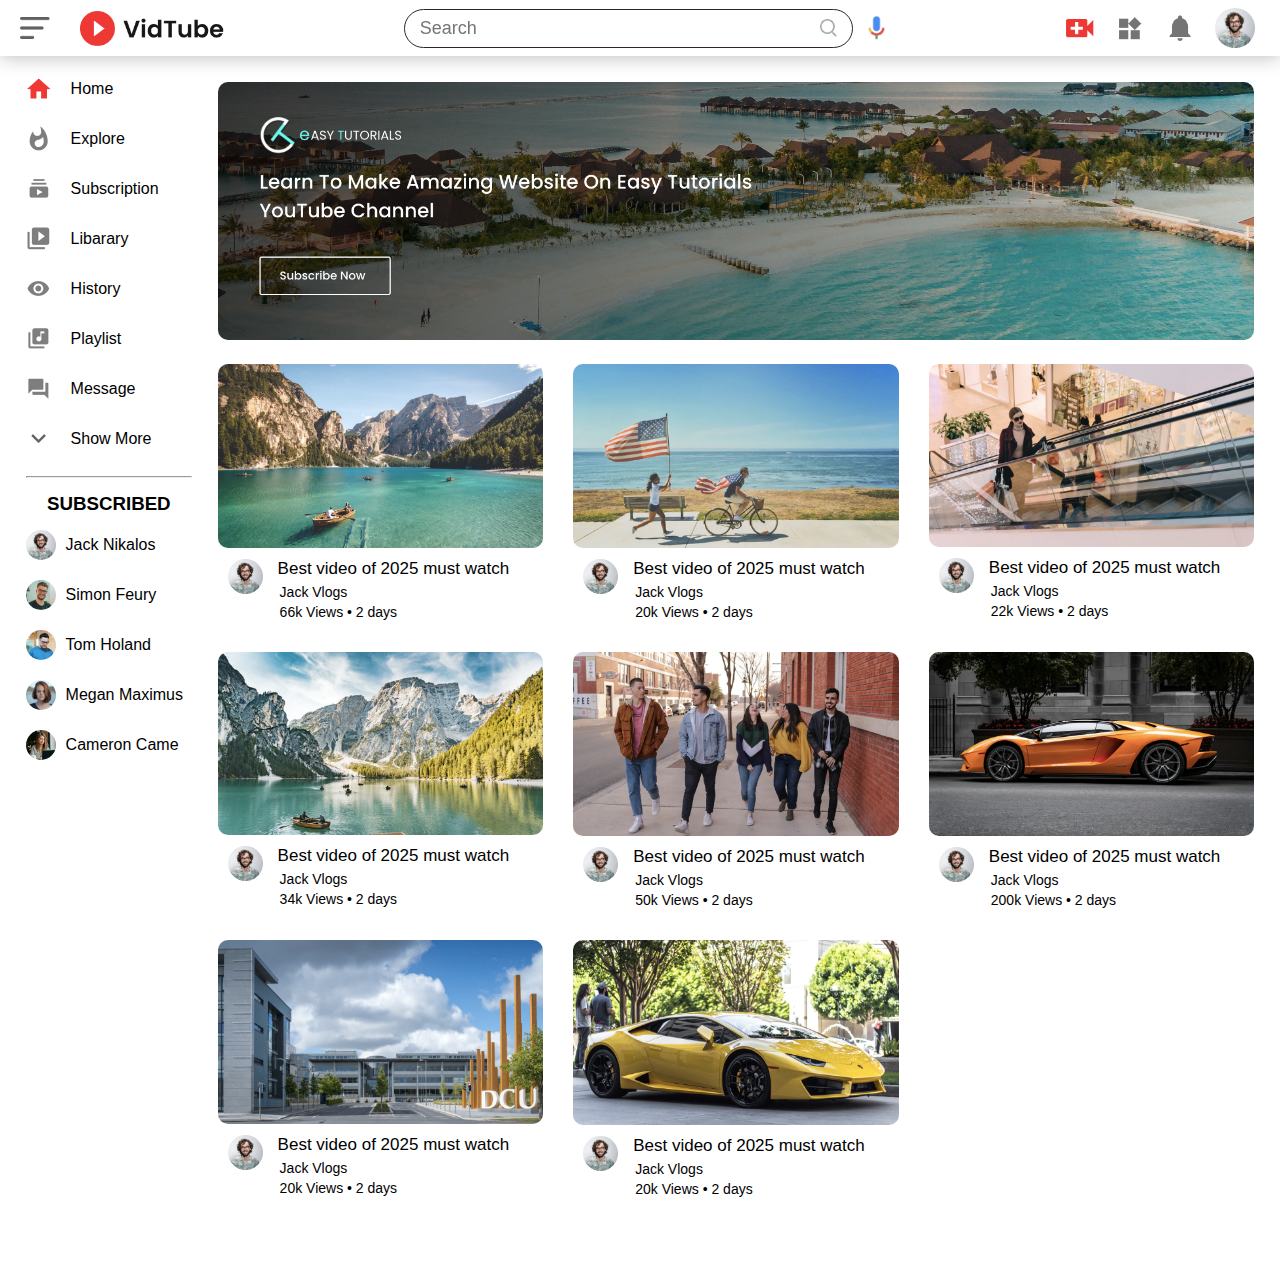
<file: EricTube Frontend Project/index.html>
<!DOCTYPE html>
<html lang="en">
<head>
    <meta charset="UTF-8">
    <meta name="viewport" content="width=device-width, initial-scale=1.0">
    <title>Short Video sharing website</title>
    <link rel="stylesheet" href="style.css">
</head>
<body>
    <nav class="main-nav">
        <div class="left-nav main-nav">
            <img src="images/menu.png" class="menu-bar">
            <img src="images/logo.png" class="logo">
        </div>
        <div class="middle-nav main-nav">
            <div class="search-box main-nav">
                <input type="text" placeholder="Search">
                <img src="images/search.png">
            </div>
            <img src="images/voice-search.png" class="voice-icon">
        </div>
        <div class="right-nav main-nav">
            <img src="images/upload.png">
            <img src="images/more.png">
            <img src="images/notification.png">
            <img src="images/Jack.png" class="user-icon">
        </div>
    </nav>
    <!--------------  Side bar navigation    ----------------->
    <div class="sidebar">
        <div class="shortcut-links">
            <a href=""><img src="images/home.png"><p>Home</p></a>
            <a href=""><img src="images/explore.png"><p>Explore</p></a>
            <a href=""><img src="images/subscriprion.png"><p>Subscription</p></a>
            <a href=""><img src="images/library.png"><p>Libarary</p></a>
            <a href=""><img src="images/history.png"><p>History</p></a>
            <a href=""><img src="images/playlist.png"><p>Playlist</p></a>
            <a href=""><img src="images/messages.png"><p>Message</p></a>
            <a href=""><img src="images/show-more.png"><p>Show More</p></a>
            <hr>
        </div>
        <div class="subscribed-list">
            <h3>SUBSCRIBED</h3>
            <a href=""><img src="images/Jack.png"><p>Jack Nikalos</p></a>
            <a href=""><img src="images/simon.png"><p>Simon Feury</p></a>
            <a href=""><img src="images/tom.png"><p>Tom Holand</p></a>
            <a href=""><img src="images/megan.png"><p>Megan Maximus</p></a>
            <a href=""><img src="images/cameron.png"><p>Cameron Came</p></a>
        </div>
    </div>
    <!-------------- main -------------------->
    <div class="container">
        <div class="banner">
            <img src="images/banner.png">
        </div>
        <div class="list-container">
            <div class="vid-list">
                <a href="play-video.html"><img src="images/thumbnail1.png" class="thumbnail"></a>
                <div class="main-nav">
                   <img src="images/Jack.png">
                   <div class="vid-info">
                       <a href="play-video.html">Best video of 2025 must watch </a>
                       <p>Jack Vlogs</p>
                       <p>66k Views &bull; 2 days</p>
                    </div>
                </div>
            </div>
            <div class="vid-list">
                <a href=""><img src="images/thumbnail2.png" class="thumbnail"></a>
                <div class="main-nav">
                   <img src="images/Jack.png">
                   <div class="vid-info">
                       <a href="">Best video of 2025 must watch </a>
                       <p>Jack Vlogs</p>
                       <p>20k Views &bull; 2 days</p>
                    </div>
                </div>
            </div>
            <div class="vid-list">
                <a href=""><img src="images/thumbnail3.png" class="thumbnail"></a>
                <div class="main-nav">
                   <img src="images/Jack.png">
                   <div class="vid-info">
                       <a href="">Best video of 2025 must watch </a>
                       <p>Jack Vlogs</p>
                       <p>22k Views &bull; 2 days</p>
                    </div>
                </div>
            </div>
            <div class="vid-list">
                <a href=""><img src="images/thumbnail4.png" class="thumbnail"></a>
                <div class="main-nav">
                   <img src="images/Jack.png">
                   <div class="vid-info">
                       <a href="">Best video of 2025 must watch </a>
                       <p>Jack Vlogs</p>
                       <p>34k Views &bull; 2 days</p>
                    </div>
                </div>
            </div>
            <div class="vid-list">
                <a href=""><img src="images/thumbnail5.png" class="thumbnail"></a>
                <div class="main-nav">
                   <img src="images/Jack.png">
                   <div class="vid-info">
                       <a href="">Best video of 2025 must watch </a>
                       <p>Jack Vlogs</p>
                       <p>50k Views &bull; 2 days</p>
                    </div>
                </div>
            </div>
            <div class="vid-list">
                <a href=""><img src="images/thumbnail6.png" class="thumbnail"></a>
                <div class="main-nav">
                   <img src="images/Jack.png">
                   <div class="vid-info">
                       <a href="">Best video of 2025 must watch </a>
                       <p>Jack Vlogs</p>
                       <p>200k Views &bull; 2 days</p>
                    </div>
                </div>
            </div>
            <div class="vid-list">
                <a href=""><img src="images/thumbnail7.png" class="thumbnail"></a>
                <div class="main-nav">
                   <img src="images/Jack.png">
                   <div class="vid-info">
                       <a href="">Best video of 2025 must watch </a>
                       <p>Jack Vlogs</p>
                       <p>20k Views &bull; 2 days</p>
                    </div>
                </div>
            </div>
            <div class="vid-list">
                <a href=""><img src="images/thumbnail8.png" class="thumbnail"></a>
                <div class="main-nav">
                   <img src="images/Jack.png">
                   <div class="vid-info">
                       <a href="">Best video of 2025 must watch </a>
                       <p>Jack Vlogs</p>
                       <p>20k Views &bull; 2 days</p>
                    </div>
                </div>
            </div>
        
    </div>

<script src="script.js"></script>
</body> 
</html>
</file>
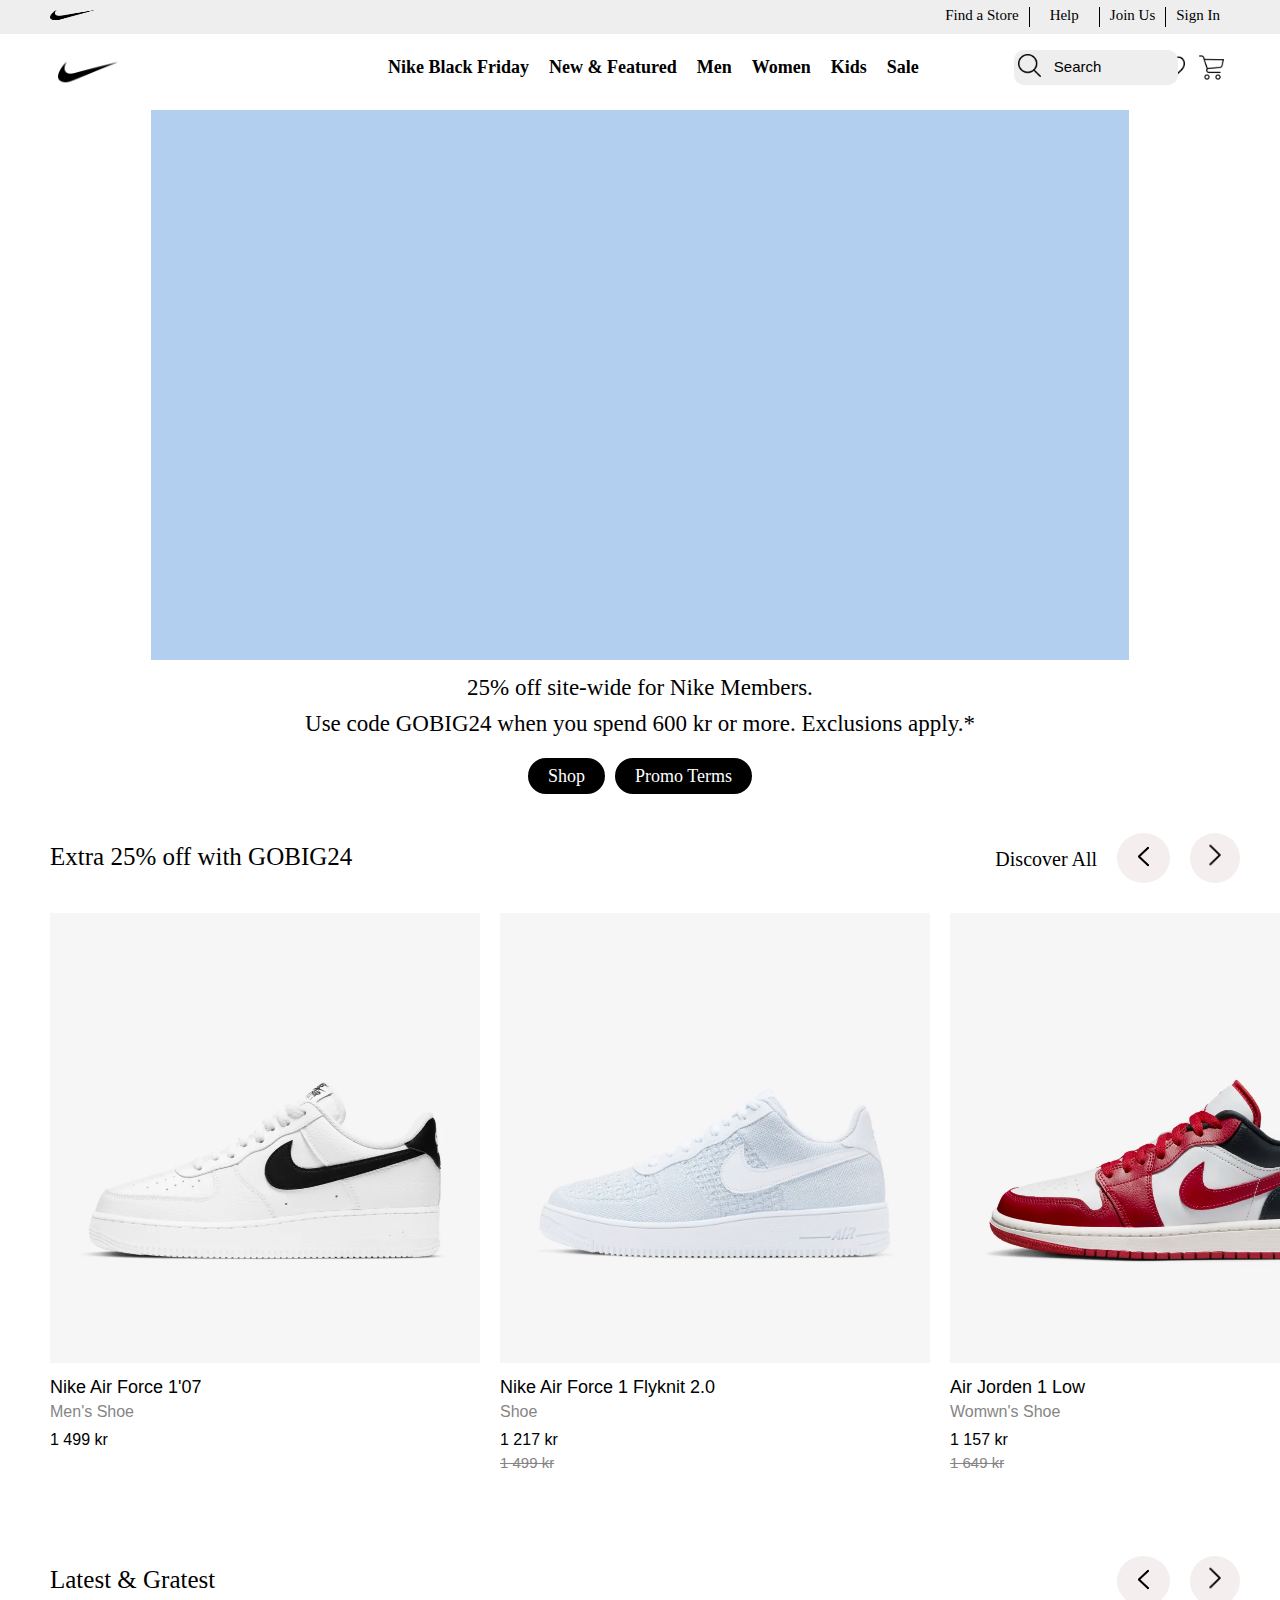
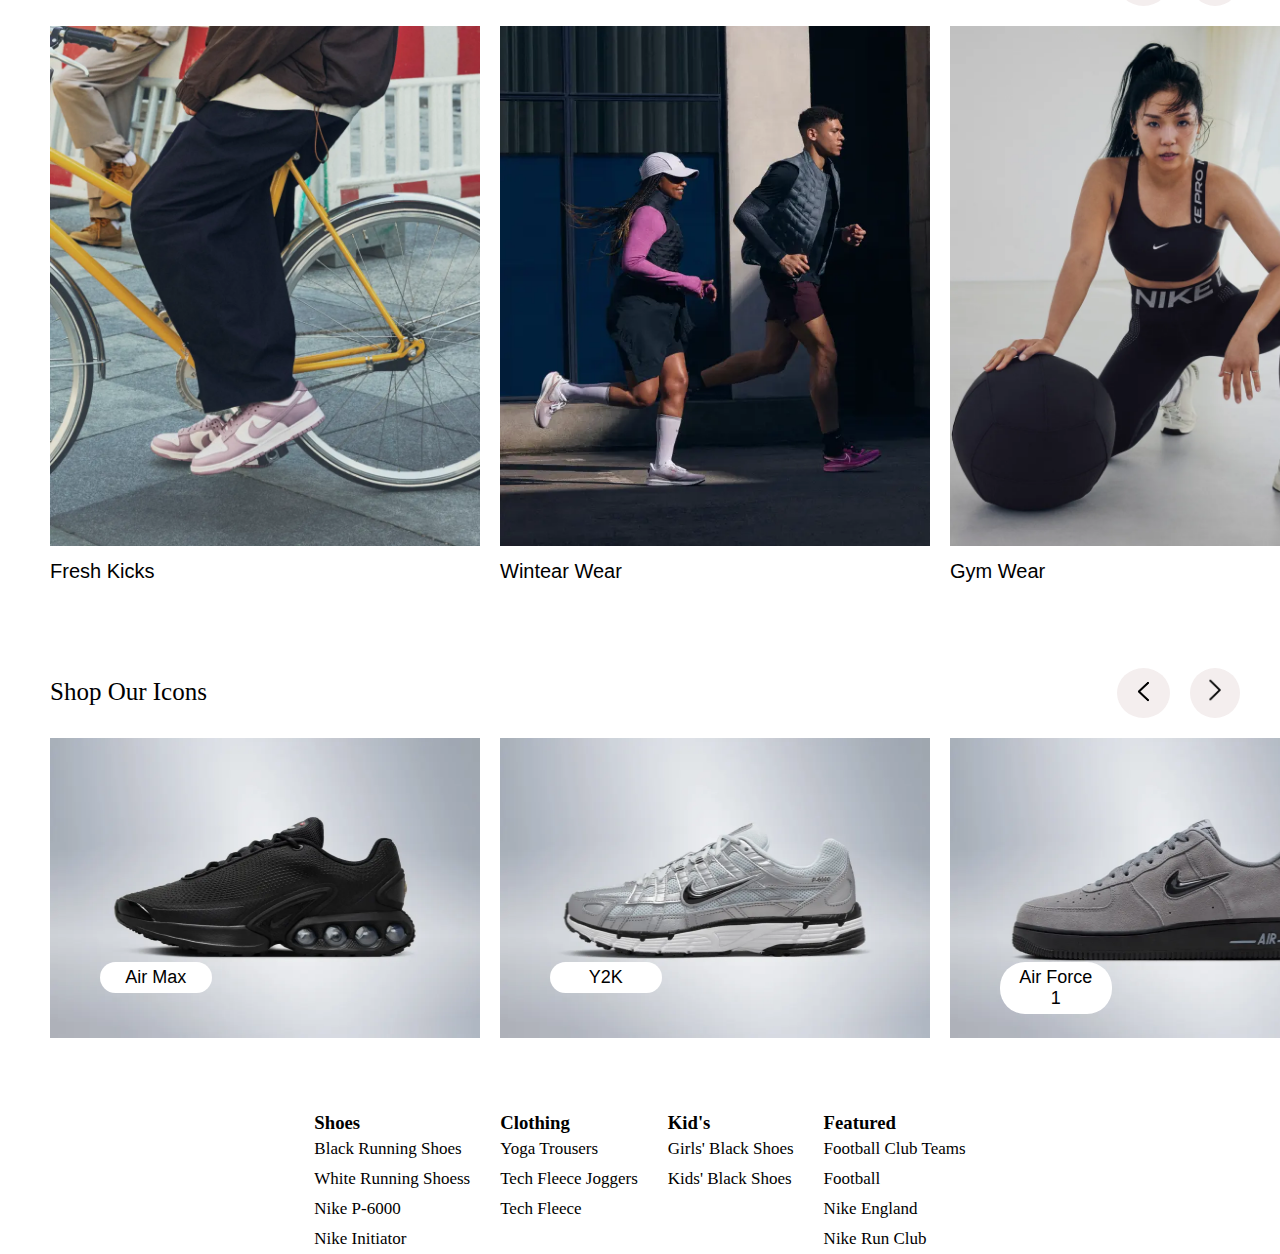
<file: Nike /index.html>
<!DOCTYPE html>
<html lang="en">
  <head>
    <meta charset="UTF-8" />
    <meta name="viewport" content="width=img, initial-scale=1.0" />
    <title>Nike Nepal</title>
    <link rel="stylesheet" href="style.css" />
  </head>
  <body>
    <nav>
      <div class="nav-1">
        <div class="nav-1-logo">
          <img src="./project-images/nike.png" alt="logo" />
        </div>
        <ul>
          <p>Find a Store</p>
          <p class="nav-1-help">Help</p>
          <p>Join Us</p>
          <p style="border: none">Sign In</p>
        </ul>
      </div>
      <!-- nevigation bar 2  -->
      <div class="nav-2">
        <img class="nav-2-logo" src="./project-images/nike.png" alt="logo" />
        <ul>
          <p><a href=""> Nike Black Friday</a></p>
          <p><a href="">New & Featured</a></p>
          <p><a href="">Men</a></p>
          <p><a href="">Women</a></p>
          <p><a href="">Kids</a></p>
          <p><a href="">Sale</a></p>
        </ul>
        <div class="nav-2-search">
          <img src="./project-images/search-interface-symbol.png" />
          <input class="nav-2-input" type="text" placeholder="Search" />
        </div>
        <div class="nav-2-icons">
          <img src="./project-images/like.png" />
          <img src="./project-images/shopping-cart.png" />
        </div>
      </div>
    </nav>
    <!--------- main part of website ------->
    <main>
      <div class="main-page-1">
        <video
          src="./project-images/first-video.mp4"
          autoplay
          muted
          loop
        ></video>
        <p class="paragraph-1">25% off site-wide for Nike Members.</p>
        <p>
          Use code GOBIG24 when you spend 600 kr or more. Exclusions apply.*
        </p>
        <div class="main-1-links">
          <p><a href="">Shop </a></p>
          <p><a href="">Promo Terms</a></p>
        </div>
      </div>

      <div class="main-page-2">
        <div class="headings">
          <p class="extra">Extra 25% off with GOBIG24</p>
          <div class="page-2-icons">
            <p>Discover All</p>
            <p class="left-icon">
              <img src="./project-images/left-chevron.png" />
            </p>
            <p class="right-icon">
              <img src="./project-images/arrow-right.png" />
            </p>
          </div>
        </div>
        <div class="nike-img-scroll">
          <a href=""
            ><img src="./project-images/air-force-1-07-shoe-SgHWBZ.png" />
            <p class="shoes-name">Nike Air Force 1'07</p>
            <p class="shoes-type">Men's Shoe</p>
            <p class="price">1 499 kr</p>
          </a>

          <a href=""
            ><img
              src="./project-images/air-force-1-flyknit-2-shoes-L5q9GR.png"
            />
            <p class="shoes-name">Nike Air Force 1 Flyknit 2.0</p>
            <p class="shoes-type">Shoe</p>
            <p class="price">1 217 kr</p>
            <p class="before-discount">1 499 kr</p>
          </a>
          <a href=""
            ><img src="./project-images/air-jordan-1-low-shoes-KkNJHB.png" />
            <p class="shoes-name">Air Jorden 1 Low</p>
            <p class="shoes-type">Womwn's Shoe</p>
            <p class="price">1 157 kr</p>
            <p class="before-discount">1 649 kr</p>
          </a>

          <a href=""
            ><img src="./project-images/air-jordan-1-low-shoes-NR8sF0.png" />
            <p class="shoes-name">Nike Air Max Dn</p>
            <p class="shoes-type">Shoe</p>
            <p class="price">1 737 kr</p>
            <p class="before-discount">2 149 kr</p>
          </a>

          <a href=""
            ><img src="./project-images/air-max-dn-shoes-pGC3tw.png" />
            <p class="shoes-name">Nike Air Max Dn</p>
            <p class="shoes-type">Shoe</p>
            <p class="price">1 737 kr</p>
            <p class="before-discount">2 149 kr</p>
          </a>

          <a href=""
            ><img src="./project-images/air-max-plus-drift-shoes.png" />
            <p class="shoes-name">Nike Air Max Dn</p>
            <p class="shoes-type">Shoe</p>
            <p class="price">1 737 kr</p>
            <p class="before-discount">2 149 kr</p></a
          >
          <a href=""
            ><img
              src="./project-images/dunk-low-next-nature-shoes-GlMrl2.png"
            />
            <p class="shoes-name">Nike Air Max Dn</p>
            <p class="shoes-type">Shoe</p>
            <p class="price">1 737 kr</p>
            <p class="before-discount">2 149 kr</p></a
          >
          <a href=""
            ><img src="./project-images/dunk-low-shoes-GlMrl2.png" />
            <p class="shoes-name">Nike Air Max Dn</p>
            <p class="shoes-type">Shoe</p>
            <p class="price">1 737 kr</p>
            <p class="before-discount">2 149 kr</p></a
          >
        </div>
      </div>
      <!---------- Latest and Gratest main 3----------->
      <div class="main-page-3">
        <div class="headings">
          <p class="extra">Latest & Gratest</p>
          <div class="page-2-icons">
            <p class="left-icon"><img src="./project-images/left-chevron.png" /></p>
            <p class="right-icon"><img src="./project-images/arrow-right.png" /></p>
        </div>
        <div class="main-3-images">
          <a href=""><img src="./project-images/nike-black-friday-score-25-off-just-do-it.png">
          <p class="image-name">Fresh Kicks</p></a>

          <a href=""><img src="./project-images/nike-black-friday-score-25-off-just-do-it.jpg">
          <p class="image-name">Wintear Wear</p></a>

          <a href=""><img src="./project-images/nike-black-friday-score-25-off-just-do-it (1).png">
          <p class="image-name">Gym Wear</p></a>

          <a href=""><img src="./project-images/nike-black-friday-score-25-off-just-do-it (2).png">
          <p class="image-name">Teach Fleech</p></a>

          <a href=""><img src="./project-images/nike-black-friday-score-25-off-just-do-it (3).png">
          <p class="image-name">Head To Toe Looks</p></a>
        </div>
      </div>
      <!----------- main 4 / Shop Our Icons ------------>
      <div class="main-page-4">
        <div class="headings">
          <p class="extra">Shop Our Icons</p>
          <div class="page-2-icons">
            <p class="left-icon"><img src="./project-images/left-chevron.png" /></p>
            <p class="right-icon"><img src="./project-images/arrow-right.png" /></p>
        </div>
        <div class="main-4-images">
          <a href=""><img src="./project-images/nike-just-do-it.jpg"><p>Air Max</p></a>
           <a href=""><img src="./project-images/nike-just-do-it (1).jpg"><p>Y2K</p></a>
           <a href=""><img src="./project-images/nike-just-do-it (2).jpg"><p>Air Force 1</p></a>
           <a href=""><img src="./project-images/nike-just-do-it (3).jpg"><p>Dunk</p></a>
           <a href=""><img src="./project-images/nike-just-do-it (4).jpg"><p>Air Jordan</p></a>
           <a href=""><img src="./project-images/nike-just-do-it (5).jpg"><p>Pegasus</p></a>
           <a href=""><img src="./project-images/nike-just-do-it (6).jpg"><p>Metcon</p></a>
           <a href=""><img src="./project-images/nike-just-do-it (7).jpg"><p>Mercurial</p></a>
        </div>

      </div>
    </main>

    <footer>
      <div class="footer-1">
        <div class="footer-head">
          <div class="row-1">
            <h3>Shoes</h3>
            <a href="">Black Running Shoes</a>
            <a href="">White Running Shoess</a>
            <a href="">Nike P-6000</a>
            <a href="">Nike Initiator</a>

            <div class="hidden-item">
              <a href="">V2K Run Trainers</a>
              <a href="">Nike Shox</a>
              <a href="">Nike Waffle Trainers</a>
              <a href="">Nike Cortez</a>
              <a href="">Nike Vomero</a>
              <a href="">Black Trainers</a>
            </div>
          </div>

          <div class="row-2">
            <h3>Clothing</h3>
            <a href="">Yoga Trousers</a>
            <a href="">Tech Fleece Joggers</a>
            <a href="">Tech Fleece</a>
          </div>
          <div class="row-3">
            <h3>Kid's</h3>
            <a href="">Girls' Black Shoes</a>
            <a href="">Kids' Black Shoes</a>
          </div>
          <div class="row-4">
            <h3>Featured</h3>
            <a href="">Football Club Teams</a>
            <a href="">Football</a>
            <a href="">Nike England</a>
            <a href="">Nike Run Club</a>

            <div class="hidden-item">
              <a href="">Nike Training Club</a>
              <a href="">Nike Black Friday</a>
              <a href="">Nike Black Friday Jackets</a>
              <a href="">Nike Black Friday Clothing</a>
            </div>
          </div>

        </div>
      </div>
    </footer>
  </body>
</html>
</file>
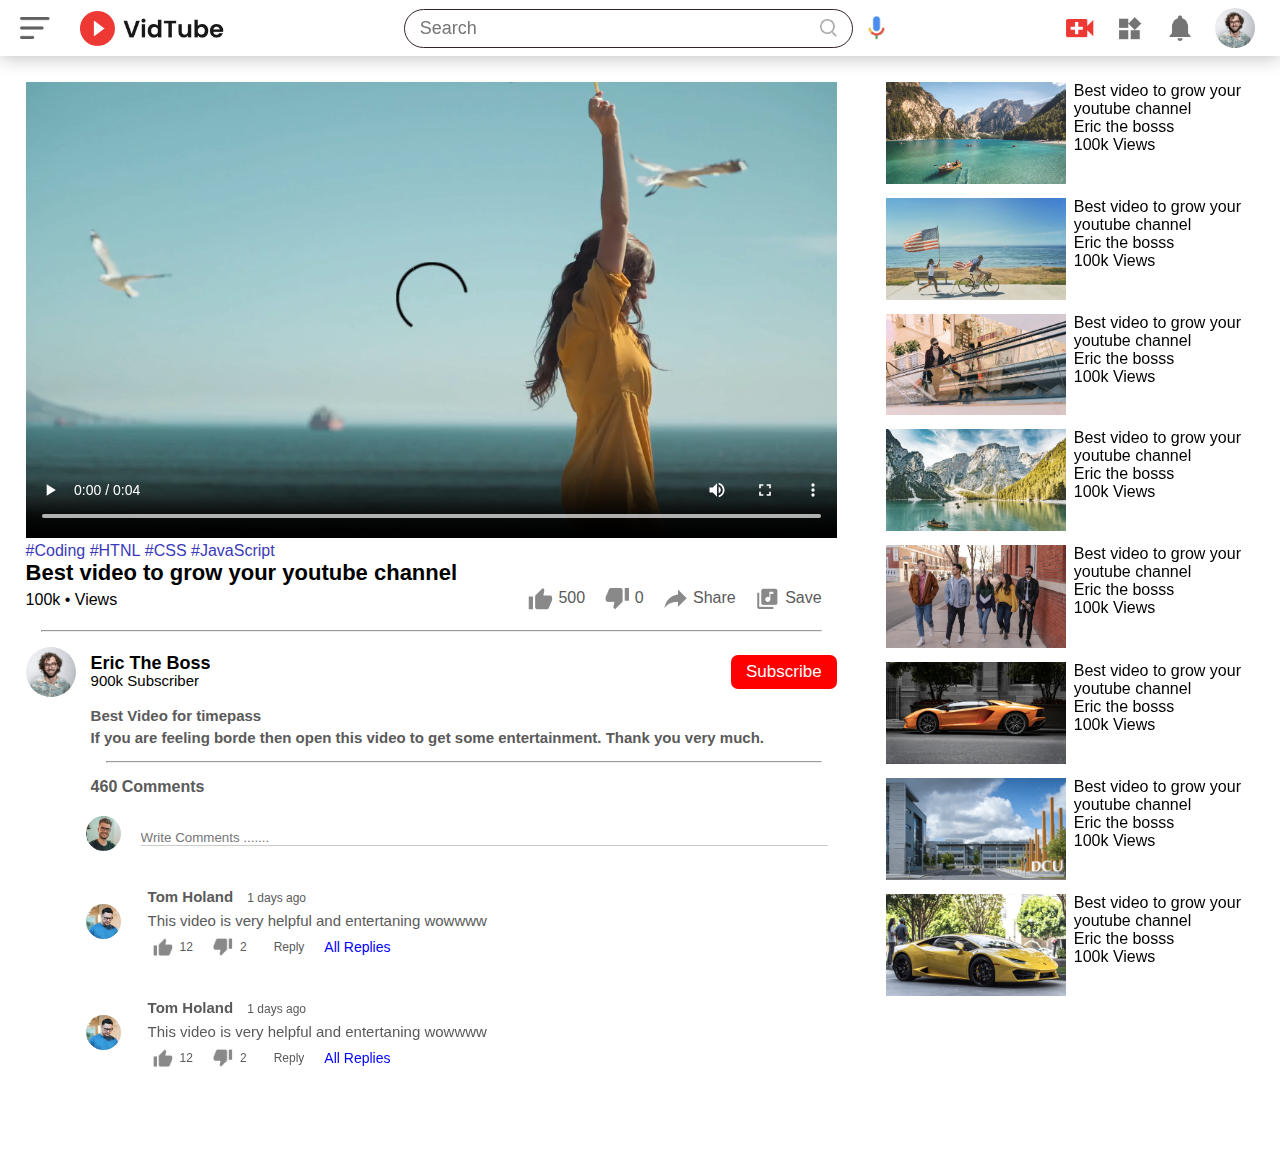
<file: EricTube Frontend Project/play-video.html>
<!DOCTYPE html>
<html lang="en">
<head>
    <meta charset="UTF-8">
    <meta name="viewport" content="width=device-width, initial-scale=1.0">
    <title>Video player</title>
    <link rel="stylesheet" href="style.css">
</head>
<body>
    <nav class="main-nav">
        <div class="left-nav main-nav">
            <img src="images/menu.png" class="menu-bar">
            <img src="images/logo.png" class="logo">
        </div>
        <div class="middle-nav main-nav">
            <div class="search-box main-nav">
                <input type="text" placeholder="Search">
                <img src="images/search.png">
            </div>
            <img src="images/voice-search.png" class="voice-icon">
        </div>
        <div class="right-nav main-nav">
            <img src="images/upload.png">
            <img src="images/more.png">
            <img src="images/notification.png">
            <img src="images/Jack.png" class="user-icon">
        </div>
    </nav>
    <div class="container playvideo-container">
        <div class="row">
            <div class="play-video">
                <video controls autoplay>
                    <source src="images/video.mp4" type="video/mp4">
                </video>
                <div class="tags">
                    <a href="">#Coding</a> <a href="">#HTNL</a> <a href="">#CSS</a> <a href="">#JavaScript</a>
                </div>
                <h3>Best video to grow your youtube channel</h3>
                <div class="paly-video-icons">
                    <p>100k &bull; Views</p>
                    <div>
                        <a href=""><img src="images/like.png">500</a>
                        <a href=""><img src="images/dislike.png">0</a>
                        <a href=""><img src="images/share.png">Share</a>
                        <a href=""><img src="images/save.png">Save</a>
                    </div>
                </div>
            <hr>
            <div class="publisher">
                <img src="images/Jack.png">
                <div>
                    <p>Eric The Boss</p>
                    <span>900k Subscriber</span>
                </div>
                <button type="button">Subscribe</button>
            </div>
            <div class="vid-description">
                <p>Best Video for timepass </p>
                <p>If you are feeling borde then open this video to get some entertainment. Thank you very much.</p>
                <hr>
                <h4>460 Comments</h4>
            </div>
            <div class="add-coments">
                <img src="images/simon.png">
                <input type="text" placeholder="Write Comments .......">
            </div>
            <div class="old-comments">
                <img src="images/tom.png">
                <div>
                    <h3>Tom Holand <span>1 days ago</span></h3>
                    <p>This video is very helpful and entertaning wowwww</p>
                    <div class="comments-action">
                        <img src="images/like.png">
                        <span>12</span>
                        <img src="images/dislike.png">
                        <span>2</span>
                        <span>Reply</span>
                        <a href="">All Replies</a>
                    </div>
                </div>
            </div>
            <div class="old-comments">
                <img src="images/tom.png">
                <div>
                    <h3>Tom Holand <span>1 days ago</span></h3>
                    <p>This video is very helpful and entertaning wowwww</p>
                    <div class="comments-action">
                        <img src="images/like.png">
                        <span>12</span>
                        <img src="images/dislike.png">
                        <span>2</span>
                        <span>Reply</span>
                        <a href="">All Replies</a>
                    </div>
                </div>
            </div>
            </div>

            <div class="right-sidebar">
                <div class="side-video-list">
                    <a href="" class="small-thumbnail"><img src="images/thumbnail1.png"></a>
                    <div class="side-vid-info">
                        <a href="">Best video to grow your youtube channel</a>
                        <p>Eric the bosss</p>
                        <p>100k Views</p>
                    </div>
                </div>
                <div class="side-video-list">
                    <a href="" class="small-thumbnail"><img src="images/thumbnail2.png"></a>
                    <div class="side-vid-info">
                        <a href="">Best video to grow your youtube channel</a>
                        <p>Eric the bosss</p>
                        <p>100k Views</p>
                    </div>
                </div>
                <div class="side-video-list">
                    <a href="" class="small-thumbnail"><img src="images/thumbnail3.png"></a>
                    <div class="side-vid-info">
                        <a href="">Best video to grow your youtube channel</a>
                        <p>Eric the bosss</p>
                        <p>100k Views</p>
                    </div>
                </div>
                <div class="side-video-list">
                    <a href="" class="small-thumbnail"><img src="images/thumbnail4.png"></a>
                    <div class="side-vid-info">
                        <a href="">Best video to grow your youtube channel</a>
                        <p>Eric the bosss</p>
                        <p>100k Views</p>
                    </div>
                </div>
                <div class="side-video-list">
                    <a href="" class="small-thumbnail"><img src="images/thumbnail5.png"></a>
                    <div class="side-vid-info">
                        <a href="">Best video to grow your youtube channel</a>
                        <p>Eric the bosss</p>
                        <p>100k Views</p>
                    </div>
                </div>
                <div class="side-video-list">
                    <a href="" class="small-thumbnail"><img src="images/thumbnail6.png"></a>
                    <div class="side-vid-info">
                        <a href="">Best video to grow your youtube channel</a>
                        <p>Eric the bosss</p>
                        <p>100k Views</p>
                    </div>
                </div>
                <div class="side-video-list">
                    <a href="" class="small-thumbnail"><img src="images/thumbnail7.png"></a>
                    <div class="side-vid-info">
                        <a href="">Best video to grow your youtube channel</a>
                        <p>Eric the bosss</p>
                        <p>100k Views</p>
                    </div>
                </div>
                <div class="side-video-list">
                    <a href="" class="small-thumbnail"><img src="images/thumbnail8.png"></a>
                    <div class="side-vid-info">
                        <a href="">Best video to grow your youtube channel</a>
                        <p>Eric the bosss</p>
                        <p>100k Views</p>
                    </div>
                </div>
            </div>
        </div>
    </div>
</body>
</html>
</file>
<file: EricTube Frontend Project/style.css>
*{
    margin: 0;
    padding: 0;
    box-sizing: border-box;
    font-family: 'popins', sans-serif;
}
a {
    color: black;
    text-decoration: none;
}
img{
    cursor: pointer;
}
.main-nav{
    display: flex;
    align-items: center;
}
nav{
    justify-content: space-between;
    padding: 8px 5px;
    background-color: white;
    box-shadow: 0 0 20px rgb(0, 0, 0, 0.3);
    position: sticky;
    top: 0;
    z-index: 10;
}

.left-nav .menu-bar {
    width: 30px;
    margin-left: 15px;
}
.left-nav .logo {
    height: 35px;
    margin-left: 30px;
}

.right-nav img {
    width: 30px;
    margin-right: 20px;
}
.right-nav .user-icon {
    border-radius: 50%;
    width: 40px;
}

.middle-nav .voice-icon{
    width: 17px;
}
.middle-nav .search-box{
    border: 1px solid rgb(51, 37, 37);
    border-radius: 30px;
    margin-right: 15px;
    padding: 8px 15px;
}
.middle-nav .search-box input{
    border: 0;
    outline: 0;
    width: 400px;
    font-size: 18px;
    background-color: transparent;
}
.middle-nav .search-box img{
    width: 17px;
}

/*---------- sidebar --------------------*/
 .sidebar{
    width: 15%;
    background-color: #fff;
    height: 100vh;
    position: fixed;
    padding-top: 20px;
    padding-left: 2%;
 }
 .shortcut-links a img{
    width: 25px;
    margin-right: 20px;
 }
 .shortcut-links a{
    display: flex;
    align-items: center;
    margin-bottom: 25px;
    flex-wrap: wrap;
    
 }
 .shortcut-links a:hover{
    color: red;
    text-decoration: underline;
 }
 .shortcut-links a:active{
    color: red;
 }
 .sidebar hr {
    width: 100%;
    height: 1px;
 }
 /*------------ Subscription ------------*/
.subscribed-list h3{
    text-align: center;
    margin: 15px 0;
}
.subscribed-list a{
    display: flex;
    align-items: center;
    margin-bottom : 20px;
    width: fit-content;
    flex-wrap: wrap;
}
.subscribed-list a img{
    border-radius: 50%;
    width: 30px;
    margin-right: 10px;
}
.small-sidebar{
    width: 5%;
}
.small-sidebar a p{
    display: none;
}
.small-sidebar h3{
    display: none;
}
.small-sidebar hr{
    width: 70%;
    margin-bottom: 20px;
}

/*---------- main ------------*/
.container{
    padding: 2% 2% 5% 17%;
}
.large-container{
    padding-left: 7%;
}
.banner{
    width: 100%;
}
.banner img{
    width: 100%;
    border-radius: 10px;
}
.list-container {
    display: grid;
    grid-template-columns: repeat(auto-fit, minmax(250px, 1fr));
    grid-column-gap: 30px;
    grid-row-gap: 30px;
    margin-top: 20px;
}

.vid-list .thumbnail{
    width: 100%;
    border-radius: 10px;
}
.vid-list .main-nav{
    align-items: flex-start;
    margin-top: 7px;
}
.vid-list .main-nav img{
    width: 35px;
    border-radius: 50%;
    margin-right: 15px;
    margin-left: 10px;
}
.vid-list .vid-info a{
    font-size: 17px;
    display: block;
    margin-bottom: 3px ;
}
.vid-list .vid-info p{
    font-size: 14px;
    padding: 2px;
}
@media (max-width:900px){
    .menu-bar {
        display: none;
    }
    .sidebar{
        display: none;
    }
    .container{
        padding-left: 3%;
        padding-right: 3%;
        padding-top: 20px;
    }
    .container .large-container {
        padding-left: 1%;
        padding-right: 1%;
    }
    .right-nav img {
        display: none;
    }
    .right-nav .user-icon{
        display: block;
        width: 30px;
        margin: 0 20px 0 10px;
        padding: 0;
    }
    .middle-nav .search-box input{
        width: 100px;
        margin-left: 3px;
    }
    .middle-nav .voice-icon{
        display: none;
    }
    .logo {
        margin-left: -25px;
    }
}
/*------------------- play video container ------------*/
.playvideo-container{
    padding-left: 2%;
}
.row{
    display: flex;
    justify-content: space-between;
    flex-wrap: wrap;
}
.row .play-video {
    flex-basis: 66%;
}
.right-sidebar{
    flex-basis: 30%; 
}
.play-video video {
    width: 100%;
}
.side-video-list{
    display: flex;
    justify-content: space-between;
    margin-bottom: 10px;
}
.side-video-list img{
    width: 100%;
}
.side-video-list .small-thumbnail {
    flex-basis: 49%;
}
.side-video-list .side-vid-info{
    flex-basis: 49%;
    /* background-color: blue; */
}
.play-video .tags a{
    color: rgb(58, 58, 185);
    font-size: 16px;
}
.play-video h3{
    font-size: 22px;
}
.play-video .paly-video-icons{
    display: flex;
    align-items: center;
    justify-content: space-between;
    flex-wrap: wrap;
    margin-top: 0px;
    font-size: 16px; 
    margin-right: 15px;
}
.play-video .paly-video-icons a img {
    width: 25px;
    margin-right: 5px;
}
.play-video .paly-video-icons a{
    display: inline-flex;
    align-items: center;
    margin-left: 15px;
    color: #5a5a5a;
}
.play-video hr {
    height: 1px;
    color: #706f6f;
    margin: 15px;
}
.publisher{
    display: flex;
    align-items: center;
}
.publisher div{
    flex: 1;
    line-height: 18px; 
}
.publisher img{
    width: 50px;
    border-radius: 50%;
    margin-right: 15px;
}
.publisher div p {
    font-size: 18px;
    font-weight: 600;
}
.publisher div span{
    font-size: 15px;
    margin-top: 5px;
}
.publisher button{
    background-color: red;
    padding: 7px 15px; 
    font-size: 17px;
    color: #fff;
    border: 0;
    outline: 0;
    border-radius: 7px;
}
.vid-description{
    padding-left: 65px;
    margin: 10px 0;
    color: #5a5a5a;
}
.vid-description p{
    font-size: 15px;
    margin-bottom: 5px;
    font-weight: 550;
}
.add-coments{
    display: flex;
    align-items: center;
    margin: 20px 0 30px 60px;
}
.add-coments img{
    width: 35px;
    border-radius: 50%;
    margin-right: 20px;
}
.add-coments input{
    border: 0;
    outline: 0;
    border-bottom: 1.5px solid #ccc;
    width: 91.5%;
    padding-top: 10px;
}

.old-comments {
    display: flex;
    align-items: center;
    margin: 20px 0 30px 60px;
    color: #5a5a5a;
}
.old-comments img{
    width: 35px;
    border-radius: 50%;
    margin-right: 20px;
}
.old-comments h3{
    font-size: 15px;
    padding: 7px;
}
.old-comments span{
    font-size: 12px;
    font-weight: 400;
    padding-left: 10px;
}
.old-comments p{
    padding-left: 7px;
    font-size: 15px;
}
.old-comments .comments-action{
    display: flex;
    align-items: center;
    font-size: 14px;
    margin: 8px 0 5px 12px;
}
.old-comments .comments-action img{
    width: 20px;
    border-radius: 0;
    margin-right: 0px;
}
.old-comments .comments-action span{
    margin-right: 20px;
    margin-left: -3px;
    color: #5a5a5a;
}
.old-comments .comments-action a {
    color: blue;
}
@media (max-width:900px){
    .row .play-video{
        flex-basis: 100%;
    }
    .row .right-sidebar{
        flex-basis: 100%;
    }
    .vid-description{
        padding-left: 0;
        margin-left: 0;
    }
    .add-coments {
        margin-left: 0px;
    }
    .old-comments{
        margin-left: 0;
        margin-bottom: 20px;
    }
    .play-video .paly-video-icons{
        margin-top: 10px;
    }
}
</file>
<file: Nike /style.css>
* {
  box-sizing: border-box;
  margin: 0;
  padding: 0;
}
a {
  text-decoration: none;
  color: black;
}
img {
  cursor: pointer;
}
/* ----------------- First Navigation --------------*/
.nav-1 {
  display: flex;
  flex-wrap: wrap;
  justify-content: space-between;
  background-color: rgb(238, 238, 238);
  position: sticky;
  top: 0;
  z-index: 1;
}
.nav-1-logo img {
  width: 45px;
  height: 30px;
  margin-left: 50px;
  cursor: pointer;
}
.nav-1 ul {
  display: flex;
  justify-content: space-between;
  margin: 7px 50px;
  cursor: pointer;
}
.nav-1 ul p {
  padding: 0 10px;
  border-right: 1px solid black;
  font-size: 15px;
}
.nav-1 .nav-1-help {
  padding: 0 20px;
}

/*---------------- Second Nevigation ----------------*/
.nav-2 {
  display: flex;
  justify-content: space-between;
  align-items: center;
  padding: 8px;
  position: sticky;
  flex-wrap: wrap;
}
.nav-2 .nav-2-logo {
  width: 60px;
  height: 60px;
  margin-left: 50px;
  cursor: pointer;
}
.nav-2 ul {
  display: flex;
  margin-left: 17%;
  cursor: pointer;
}
.nav-2 ul p {
  font-size: 18px;
  font-weight: 550;
  padding-bottom: 10px;
  margin: 10px;
}
.nav-2 ul p:hover {
  text-decoration: underline;
  text-underline-offset: 8px;
  text-decoration-thickness: 3px;
}
.nav-2-search {
  width: 13%;
  margin-top: -10px;
  margin-left: 40px;
  cursor: pointer;
}
.nav-2 .nav-2-search img {
  width: 23px;
  height: 23px;
  position: absolute;
  margin: 4px 0 0 4px;
  z-index: 1;
}
.nav-2 input {
  width: 100%;
  height: 35px;
  background-color: rgb(238, 238, 238);
  border-radius: 10px;
  border: 0px;
  outline: 0;
  padding: 5px 3px 5px 40px;
  position: relative;
}
.nav-2 input::-webkit-input-placeholder {
  font-size: 15px;
  font-weight: 350;
  color: black;
}

.nav-2-icons {
  margin-right: 3%;
  margin-left: -5%;
  margin-bottom: 5px;
  cursor: pointer;
}
.nav-2-icons img {
  width: 25px;
  height: 25px;
  margin-right: 10px;
}

/* ------------ Main section 1 --------- main page 1 ----------------- */
.main-page-1 {
  width: 100%;
  display: flex;
  flex-direction: column;
}
.main-page-1 video {
  height: 550px;
  width: 100%;
}
.main-page-1 p {
  text-align: center;
  font-size: 23px;
  font-weight: 200;
  padding: 5px;
}
.main-page-1 .paragraph-1 {
  margin-top: 10px;
}
.main-1-links {
  display: flex;
  text-align: center;
  justify-content: center;
  margin: 15px;
}
.main-1-links a {
  text-decoration: none;
  color: white;
  background-color: black;
  padding: 8px 20px;
  border-radius: 20px;
  font-size: 18px;
}

/* ---------- main page 2 --------------- */
.main-page-2 {
  margin-top: 10px;
}
.headings {
  display: flex;
  flex-wrap: wrap;
  justify-content: space-between;
  padding-top: 25px;
}
.headings .extra {
  margin-left: 50px;
  font-size: 25px;
}
.page-2-icons {
  display: flex;
  flex-wrap: wrap;
  justify-content: space-between;
  padding: 20px;
  margin-top: -15px;
}
.page-2-icons p {
  font-size: 20px;
  margin-right: 20px;
}
.page-2-icons .left-icon img {
  width: 33px;
  height: 33px;
}
.page-2-icons .left-icon {
  padding: 7px 10px 5px 10px;
  border-radius: 50%;
  margin-top: -15px;
  background-color: rgb(244, 238, 238);
}
.page-2-icons .right-icon img {
  width: 30px;
  height: 30px;
}
.page-2-icons .right-icon {
  padding: 7px 10px 5px 10px;
  border-radius: 50%;
  margin-top: -15px;
  background-color: rgb(244, 238, 238);
}

/* --- main 2 images ----- */
.nike-img-scroll {
  display: flex;
  overflow: scroll;
  margin-left: 40px;
  margin-bottom: 40px;
  padding-bottom: 30px;
}
.nike-img-scroll::-webkit-scrollbar {
  display: none;
}
.nike-img-scroll img {
  width: 430px;
  height: 450px;
  margin: 10px 10px;
}
.nike-img-scroll a p {
  margin-left: 10px;
  font-family: Arial, Helvetica, sans-serif;
}
.nike-img-scroll .shoes-name {
  font-size: 18px;
  padding-bottom: 5px;
}
.nike-img-scroll .shoes-type {
  font-size: 16px;
  color: rgb(134, 133, 133);
  padding-bottom: 10px;
}
.nike-img-scroll .before-discount {
  font-size: 15px;
  color: rgb(134, 133, 133);
  padding-top: 5px;
  text-decoration: line-through;
}

/* ---------- main 3 ------------ */
.main-3-images {
  display: flex;
  overflow: scroll;
  margin-left: 40px;
  margin-bottom: 40px;
  padding-bottom: 30px;
}
.main-3-images::-webkit-scrollbar {
  display: none;
}
.main-3-images img {
  width: 430px;
  height: 520px;
  margin: 0 10px;
}
.main-3-images a p {
  margin: 10px 0 0 10px;
  font-family: Arial, Helvetica, sans-serif;
  font-size: 20px;
}
/* ---------- main -4 ------------- */
.main-4-images {
  display: flex;
  overflow: scroll;
  margin-left: 40px;
  margin-bottom: 40px;
  padding-bottom: 30px;
  position: relative;
}
.main-4-images img {
  width: 430px;
  height: 300px;
  margin: 0 10px;
}
.main-4-images a p {
  position: absolute;
  margin-left: 60px;
  margin-top: -80px;
  font-family: Arial, Helvetica, sans-serif;
  font-size: 18px;
  padding: 5px 15px;
  border-radius: 25px;
  border: 0;
  background-color: white;
  width: 9%;
  text-align: center;
}
/* ---------- footer ----  footer -1 ---------- */
.footer-1 .footer-head {
  display: flex;
  justify-content: center;
}
.footer-1 .footer-head a {
  font-size: 17px;
  padding: 5px 0;
}
.footer-1 .footer-head .row-1 {
  display: flex;
  flex-direction: column;
  padding-right: 30px;
}
.row-1 .hidden-item {
  display: flex;
  flex-direction: column;
  display: none;
}
.footer-1 .footer-head .row-2 {
  display: flex;
  flex-direction: column;
  padding-right: 30px;
}
.footer-1 .footer-head .row-3 {
  display: flex;
  flex-direction: column;
  padding-right: 30px;
}
.footer-1 .footer-head .row-4 {
  display: flex;
  flex-direction: column;
}
.row-4 .hidden-item {
  display: flex;
  flex-direction: column;
  display: none;
}
</file>
